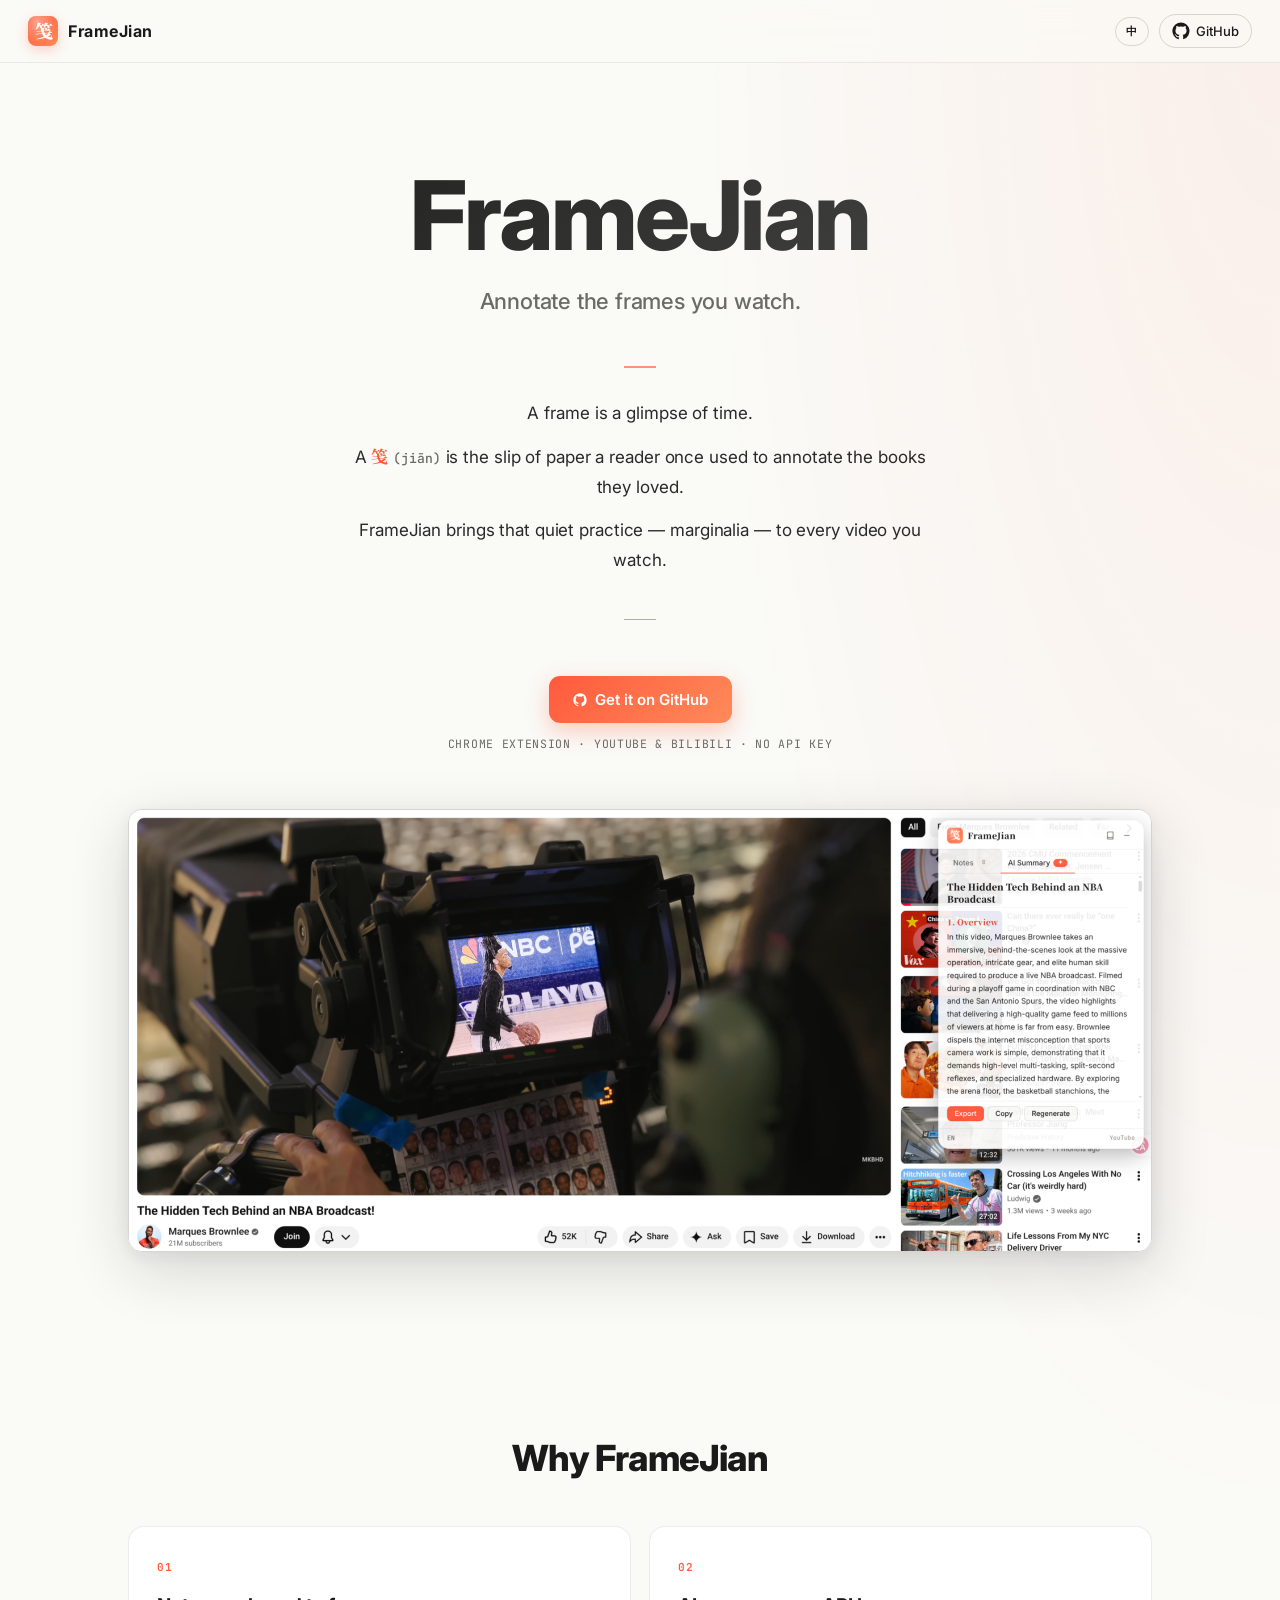
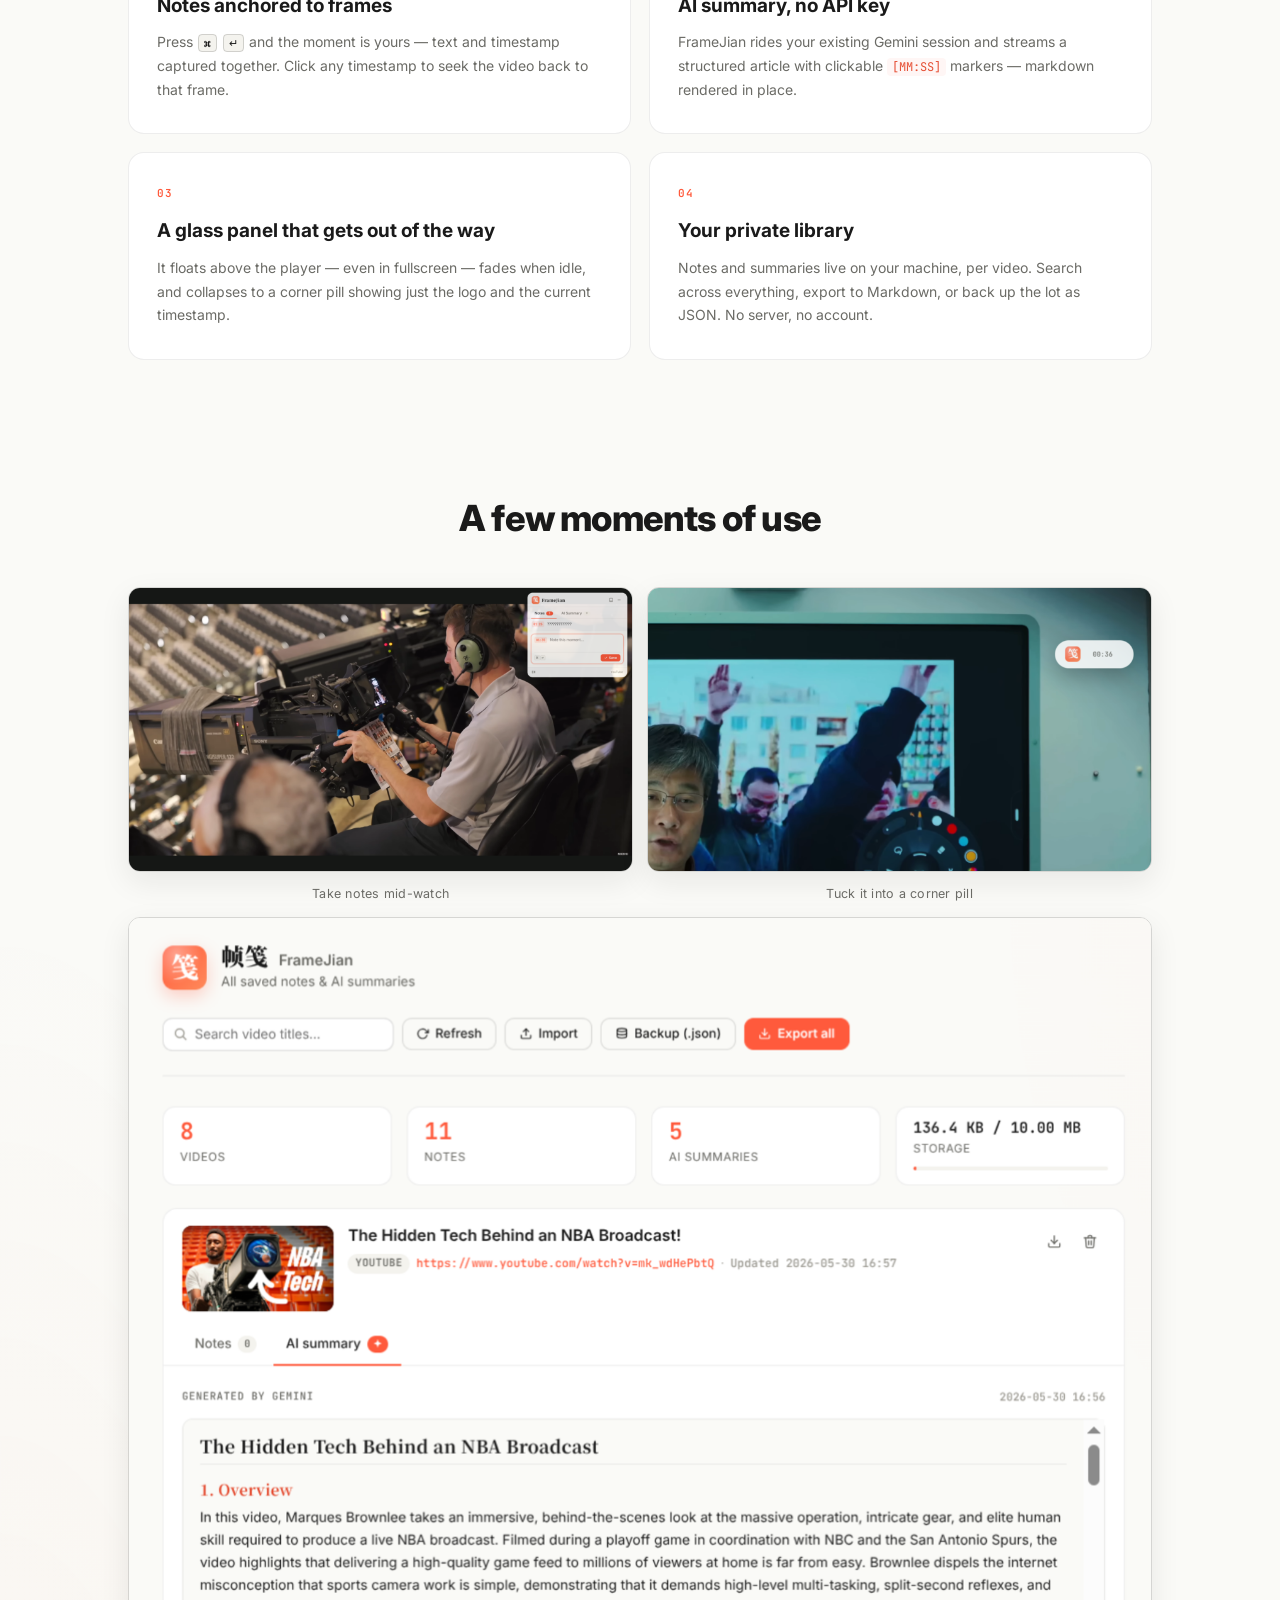
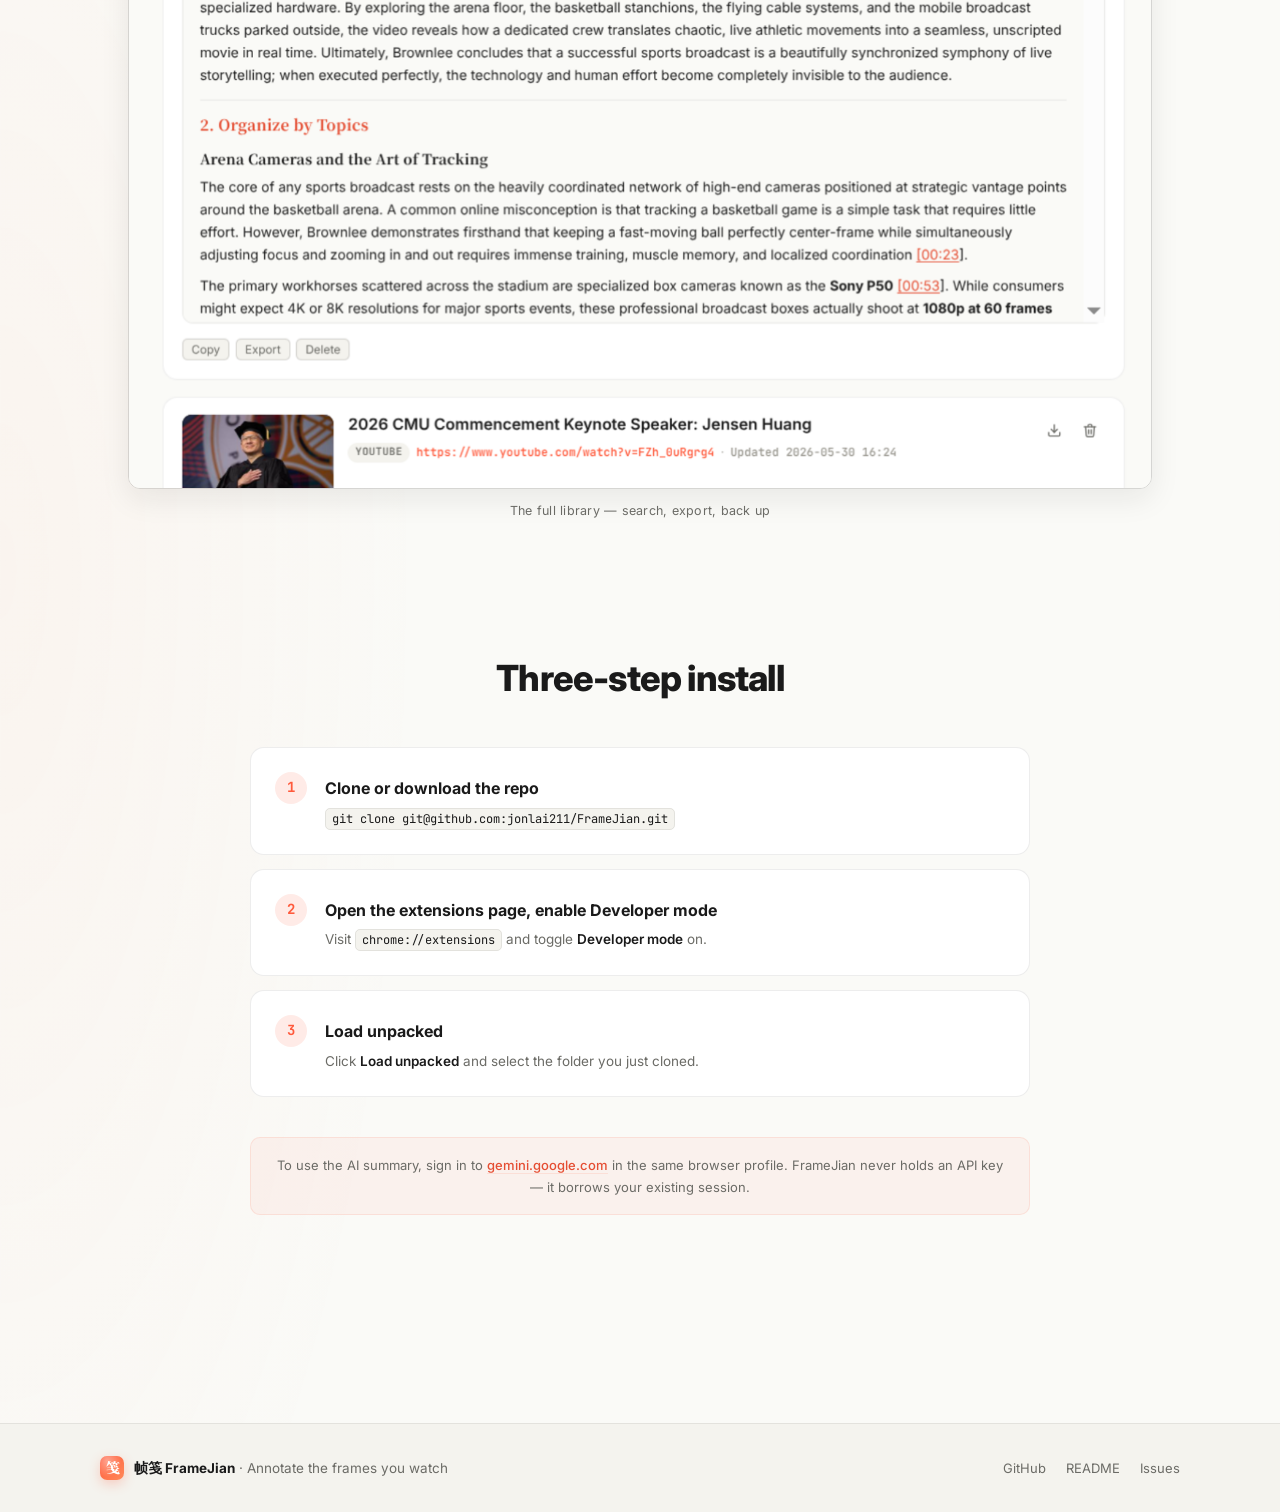
<file: docs/index.html>
<!doctype html>
<html lang="zh" data-lang="zh">
  <head>
    <meta charset="utf-8" />
    <meta name="viewport" content="width=device-width, initial-scale=1" />
    <title>帧笺 FrameJian — 边看边笺，随帧成记</title>
    <meta name="description" content="帧笺 FrameJian — a Chrome extension that brings the quiet practice of marginalia to every video you watch. Timestamped notes and AI summaries for YouTube and Bilibili." />
    <meta property="og:type" content="website" />
    <meta property="og:url" content="https://jonlai211.github.io/FrameJian/" />
    <meta property="og:site_name" content="FrameJian" />
    <meta property="og:title" content="帧笺 FrameJian" />
    <meta property="og:description" content="边看边笺，随帧成记. Annotate the frames you watch." />
    <meta property="og:image" content="https://jonlai211.github.io/FrameJian/img/og.png" />
    <meta property="og:image:width" content="1200" />
    <meta property="og:image:height" content="630" />
    <meta property="og:image:alt" content="FrameJian — overlay for YouTube and Bilibili with timestamped notes and AI summaries" />
    <meta name="twitter:card" content="summary_large_image" />
    <meta name="twitter:title" content="帧笺 FrameJian" />
    <meta name="twitter:description" content="边看边笺，随帧成记. Annotate the frames you watch." />
    <meta name="twitter:image" content="https://jonlai211.github.io/FrameJian/img/og.png" />

    <!-- Icons — absolute URLs so social platforms (iMessage, Slack,
         Discord, LinkedIn) can fetch them when previewing the link. -->
    <link rel="icon" type="image/x-icon" href="https://jonlai211.github.io/FrameJian/img/favicon.ico" />
    <link rel="icon" type="image/png" sizes="16x16" href="https://jonlai211.github.io/FrameJian/img/favicon-16.png" />
    <link rel="icon" type="image/png" sizes="32x32" href="https://jonlai211.github.io/FrameJian/img/favicon-32.png" />
    <link rel="apple-touch-icon" sizes="180x180" href="https://jonlai211.github.io/FrameJian/img/apple-touch-icon.png" />
    <link rel="manifest" href="https://jonlai211.github.io/FrameJian/site.webmanifest" />
    <meta name="theme-color" content="#ff5a3c" />

    <link rel="preconnect" href="https://fonts.googleapis.com" />
    <link rel="preconnect" href="https://fonts.gstatic.com" crossorigin />
    <link rel="stylesheet" href="https://fonts.googleapis.com/css2?family=Inter:wght@400;500;600;700;800&family=Noto+Serif+SC:wght@400;500;700;900&family=JetBrains+Mono:wght@400;500;600&display=swap" />
    <link rel="stylesheet" href="./styles.css" />
  </head>
  <body>
    <header class="topnav">
      <a class="brand" href="#top">
        <span class="brand-logo"><span class="brand-zhen">笺</span></span>
        <span class="brand-name zh">帧笺</span>
        <span class="brand-name en">FrameJian</span>
      </a>
      <nav class="topnav-r">
        <button class="lang-toggle" id="lang-toggle" aria-label="Switch language">
          <span class="zh">EN</span>
          <span class="en">中</span>
        </button>
        <a class="github-link" href="https://github.com/jonlai211/FrameJian" target="_blank" rel="noreferrer">
          <svg width="18" height="18" viewBox="0 0 24 24" fill="currentColor" aria-hidden="true"><path d="M12 .5a11.5 11.5 0 0 0-3.63 22.41c.58.1.79-.25.79-.56 0-.28-.01-1.01-.02-1.99-3.21.7-3.89-1.55-3.89-1.55-.52-1.33-1.28-1.68-1.28-1.68-1.05-.72.08-.7.08-.7 1.16.08 1.77 1.19 1.77 1.19 1.03 1.77 2.7 1.26 3.36.96.1-.75.4-1.26.73-1.55-2.56-.29-5.26-1.28-5.26-5.7 0-1.26.45-2.29 1.18-3.09-.12-.29-.51-1.46.11-3.04 0 0 .97-.31 3.18 1.18a11 11 0 0 1 5.79 0c2.21-1.49 3.18-1.18 3.18-1.18.62 1.58.23 2.75.11 3.04.74.8 1.18 1.83 1.18 3.09 0 4.43-2.71 5.41-5.28 5.69.41.35.78 1.05.78 2.12 0 1.53-.01 2.76-.01 3.13 0 .31.21.67.8.56A11.5 11.5 0 0 0 12 .5Z"/></svg>
          <span>GitHub</span>
        </a>
      </nav>
    </header>

    <main id="top">
      <!-- ── Hero ────────────────────────────────────────────────── -->
      <section class="hero">
        <h1 class="hero-title">
          <span class="zh">帧笺</span>
          <span class="en">FrameJian</span>
        </h1>
        <p class="hero-tagline zh">边看边笺，随帧成记</p>
        <p class="hero-tagline en">Annotate the frames you watch.</p>

        <!-- ── Literary centerpiece ─────────────────────────────── -->
        <div class="manifesto zh">
          <p>「帧」是光阴一瞥，「笺」是心迹一痕。</p>
          <p>古人于书页留笺，今人于光影成笺。</p>
        </div>
        <div class="manifesto en">
          <p>A frame is a glimpse of time.</p>
          <p>A <em>笺</em> <span class="pron">(jiān)</span> is the slip of paper a reader once used to annotate the books they loved.</p>
          <p>FrameJian brings that quiet practice — marginalia — to every video you watch.</p>
        </div>

        <div class="cta-row">
          <a class="btn btn-primary" href="https://github.com/jonlai211/FrameJian" target="_blank" rel="noreferrer">
            <svg width="14" height="14" viewBox="0 0 24 24" fill="currentColor" aria-hidden="true"><path d="M12 .5a11.5 11.5 0 0 0-3.63 22.41c.58.1.79-.25.79-.56 0-.28-.01-1.01-.02-1.99-3.21.7-3.89-1.55-3.89-1.55-.52-1.33-1.28-1.68-1.28-1.68-1.05-.72.08-.7.08-.7 1.16.08 1.77 1.19 1.77 1.19 1.03 1.77 2.7 1.26 3.36.96.1-.75.4-1.26.73-1.55-2.56-.29-5.26-1.28-5.26-5.7 0-1.26.45-2.29 1.18-3.09-.12-.29-.51-1.46.11-3.04 0 0 .97-.31 3.18 1.18a11 11 0 0 1 5.79 0c2.21-1.49 3.18-1.18 3.18-1.18.62 1.58.23 2.75.11 3.04.74.8 1.18 1.83 1.18 3.09 0 4.43-2.71 5.41-5.28 5.69.41.35.78 1.05.78 2.12 0 1.53-.01 2.76-.01 3.13 0 .31.21.67.8.56A11.5 11.5 0 0 0 12 .5Z"/></svg>
            <span class="zh">在 GitHub 上获取</span>
            <span class="en">Get it on GitHub</span>
          </a>
          <span class="cta-meta zh">Chrome 扩展 · YouTube 与 Bilibili · 无需 API key</span>
          <span class="cta-meta en">Chrome extension · YouTube &amp; Bilibili · no API key</span>
        </div>

        <img class="hero-shot" src="./img/hero.png" alt="FrameJian overlay on a YouTube video with AI summary visible" />
      </section>

      <!-- ── Features ────────────────────────────────────────────── -->
      <section class="features">
        <h2 class="section-h">
          <span class="zh">为什么是帧笺</span>
          <span class="en">Why FrameJian</span>
        </h2>

        <div class="feat-grid">
          <article class="feat-card">
            <div class="feat-num">01</div>
            <h3 class="zh">随帧落笺</h3>
            <h3 class="en">Notes anchored to frames</h3>
            <p class="zh">看到值得记的一瞬，<kbd>⌘</kbd> <kbd>↵</kbd> 一下，时间戳与文字同时落地。回头点一下时间戳，视频跳回那一帧。</p>
            <p class="en">Press <kbd>⌘</kbd> <kbd>↵</kbd> and the moment is yours — text and timestamp captured together. Click any timestamp to seek the video back to that frame.</p>
          </article>

          <article class="feat-card">
            <div class="feat-num">02</div>
            <h3 class="zh">AI 摘要，免 API key</h3>
            <h3 class="en">AI summary, no API key</h3>
            <p class="zh">借你浏览器里登录好的 Gemini 会话，把整段视频化作带 <code>[MM:SS]</code> 时间戳跳转的结构化文章，流式渲染。</p>
            <p class="en">FrameJian rides your existing Gemini session and streams a structured article with clickable <code>[MM:SS]</code> markers — markdown rendered in place.</p>
          </article>

          <article class="feat-card">
            <div class="feat-num">03</div>
            <h3 class="zh">玻璃浮层，不挡画面</h3>
            <h3 class="en">A glass panel that gets out of the way</h3>
            <p class="zh">全屏时仍在最上层，闲置时降到极淡。一键收成胶囊，只剩 logo 与当下时间。</p>
            <p class="en">It floats above the player — even in fullscreen — fades when idle, and collapses to a corner pill showing just the logo and the current timestamp.</p>
          </article>

          <article class="feat-card">
            <div class="feat-num">04</div>
            <h3 class="zh">私有记录库</h3>
            <h3 class="en">Your private library</h3>
            <p class="zh">所有笔记与摘要随视频本地存储，可搜索、可导出 Markdown、可 JSON 备份与还原。无服务器，无账号。</p>
            <p class="en">Notes and summaries live on your machine, per video. Search across everything, export to Markdown, or back up the lot as JSON. No server, no account.</p>
          </article>
        </div>
      </section>

      <!-- ── Gallery ─────────────────────────────────────────────── -->
      <section class="gallery">
        <h2 class="section-h">
          <span class="zh">几个使用瞬间</span>
          <span class="en">A few moments of use</span>
        </h2>

        <div class="gallery-row">
          <figure>
            <img src="./img/notes-fullscreen.png" alt="Composing a note while watching a video in fullscreen" />
            <figcaption class="zh">全屏播放时落笔</figcaption>
            <figcaption class="en">Take notes mid-watch</figcaption>
          </figure>
          <figure>
            <img src="./img/collapsed-pill.png" alt="The collapsed pill in the corner of a fullscreen video" />
            <figcaption class="zh">收成角落里的小胶囊</figcaption>
            <figcaption class="en">Tuck it into a corner pill</figcaption>
          </figure>
        </div>

        <figure class="gallery-full">
          <img src="./img/library.png" alt="The FrameJian library page with stats, search, and a video card" />
          <figcaption class="zh">完整记录库 — 搜索、导出、备份</figcaption>
          <figcaption class="en">The full library — search, export, back up</figcaption>
        </figure>
      </section>

      <!-- ── Install ─────────────────────────────────────────────── -->
      <section class="install">
        <h2 class="section-h">
          <span class="zh">三步安装</span>
          <span class="en">Three-step install</span>
        </h2>

        <ol class="steps">
          <li>
            <span class="step-n">1</span>
            <div>
              <h4 class="zh">克隆或下载仓库</h4>
              <h4 class="en">Clone or download the repo</h4>
              <p><code>git clone git@github.com:jonlai211/FrameJian.git</code></p>
            </div>
          </li>
          <li>
            <span class="step-n">2</span>
            <div>
              <h4 class="zh">打开扩展页，启用开发者模式</h4>
              <h4 class="en">Open the extensions page, enable Developer mode</h4>
              <p class="zh">浏览器地址栏访问 <code>chrome://extensions</code>，右上角打开 <strong>开发者模式</strong>。</p>
              <p class="en">Visit <code>chrome://extensions</code> and toggle <strong>Developer mode</strong> on.</p>
            </div>
          </li>
          <li>
            <span class="step-n">3</span>
            <div>
              <h4 class="zh">加载已解压的扩展</h4>
              <h4 class="en">Load unpacked</h4>
              <p class="zh">点击 <strong>加载已解压的扩展程序</strong>，选中刚才克隆的项目目录。</p>
              <p class="en">Click <strong>Load unpacked</strong> and select the folder you just cloned.</p>
            </div>
          </li>
        </ol>

        <p class="install-note zh">想使用 AI 摘要？请先在同一浏览器配置里登录 <a href="https://gemini.google.com" target="_blank" rel="noreferrer">gemini.google.com</a> — 帧笺不持有任何 API key，全程借你已登录的会话。</p>
        <p class="install-note en">To use the AI summary, sign in to <a href="https://gemini.google.com" target="_blank" rel="noreferrer">gemini.google.com</a> in the same browser profile. FrameJian never holds an API key — it borrows your existing session.</p>
      </section>
    </main>

    <footer>
      <div class="footer-inner">
        <div class="footer-brand">
          <span class="brand-logo small"><span class="brand-zhen">笺</span></span>
          <span>
            <strong>帧笺 FrameJian</strong>
            <span class="footer-tagline zh"> · 边看边笺，随帧成记</span>
            <span class="footer-tagline en"> · Annotate the frames you watch</span>
          </span>
        </div>
        <div class="footer-links">
          <a href="https://github.com/jonlai211/FrameJian" target="_blank" rel="noreferrer">GitHub</a>
          <a href="https://github.com/jonlai211/FrameJian/blob/master/README.md" target="_blank" rel="noreferrer">README</a>
          <a href="https://github.com/jonlai211/FrameJian/issues" target="_blank" rel="noreferrer">
            <span class="zh">反馈</span>
            <span class="en">Issues</span>
          </a>
        </div>
      </div>
    </footer>

    <script src="./script.js"></script>
  </body>
</html>
</file>
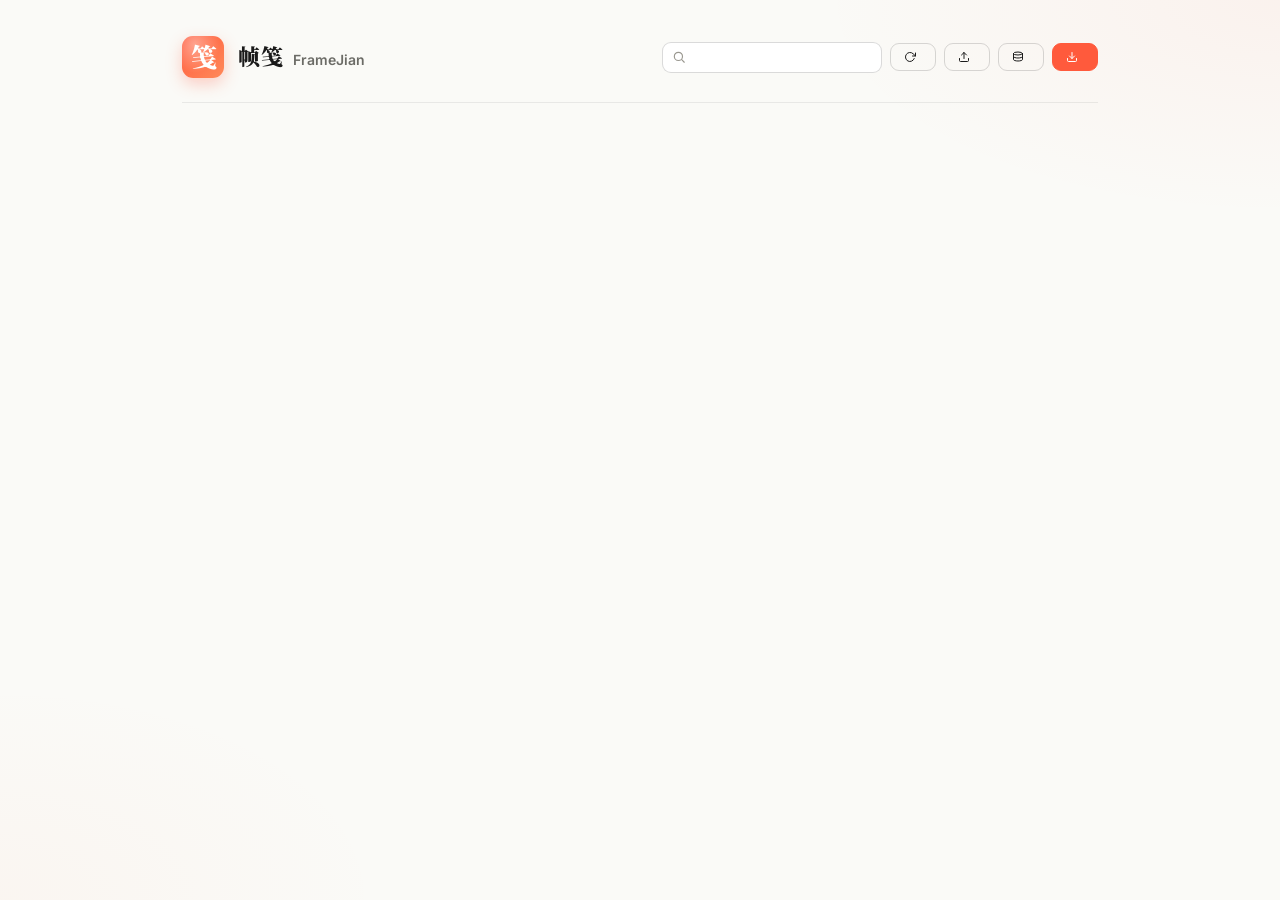
<file: options.html>
<!doctype html>
<html lang="zh">
  <head>
    <meta charset="utf-8" />
    <meta name="viewport" content="width=device-width, initial-scale=1" />
    <title>FrameJian · Library</title>
    <link rel="preconnect" href="https://fonts.googleapis.com" />
    <link rel="preconnect" href="https://fonts.gstatic.com" crossorigin />
    <link rel="stylesheet" href="https://fonts.googleapis.com/css2?family=Inter:wght@400;500;600;700&family=Noto+Serif+SC:wght@500;700;900&family=JetBrains+Mono:wght@500;600&display=swap" />
    <link rel="stylesheet" href="options.css" />
  </head>
  <body>
    <div class="fj-page">
      <header class="fj-topbar">
        <div class="fj-topbar-l">
          <span class="fj-logo"><span class="fj-zhen">笺</span></span>
          <div class="fj-brand">
            <h1>帧笺 <span class="fj-brand-en">FrameJian</span></h1>
            <p class="fj-sub" id="fj-subtitle"></p>
          </div>
        </div>
        <div class="fj-topbar-r">
          <div class="fj-search-wrap">
            <svg class="fj-search-ic" width="14" height="14" viewBox="0 0 24 24" fill="none" stroke="currentColor" stroke-width="2" stroke-linecap="round" stroke-linejoin="round"><circle cx="11" cy="11" r="7"/><line x1="21" y1="21" x2="16.65" y2="16.65"/></svg>
            <input type="search" id="search" class="fj-search" />
          </div>
          <button class="fj-btn ghost" id="refresh">
            <svg width="12" height="12" viewBox="0 0 24 24" fill="none" stroke="currentColor" stroke-width="2" stroke-linecap="round" stroke-linejoin="round"><polyline points="23 4 23 10 17 10"/><path d="M20.49 15a9 9 0 1 1-2.12-9.36L23 10"/></svg>
            <span class="fj-btn-label" id="refresh-label"></span>
          </button>
          <button class="fj-btn ghost" id="import-btn">
            <svg width="12" height="12" viewBox="0 0 24 24" fill="none" stroke="currentColor" stroke-width="2" stroke-linecap="round" stroke-linejoin="round"><path d="M21 15v4a2 2 0 0 1-2 2H5a2 2 0 0 1-2-2v-4"/><polyline points="17 8 12 3 7 8"/><line x1="12" y1="3" x2="12" y2="15"/></svg>
            <span class="fj-btn-label" id="import-label"></span>
          </button>
          <input type="file" id="import-file" accept="application/json,.json" hidden />
          <button class="fj-btn ghost" id="export-json">
            <svg width="12" height="12" viewBox="0 0 24 24" fill="none" stroke="currentColor" stroke-width="2" stroke-linecap="round" stroke-linejoin="round"><ellipse cx="12" cy="5" rx="9" ry="3"/><path d="M3 5v6c0 1.66 4.03 3 9 3s9-1.34 9-3V5"/><path d="M3 11v6c0 1.66 4.03 3 9 3s9-1.34 9-3v-6"/></svg>
            <span class="fj-btn-label" id="export-json-label"></span>
          </button>
          <button class="fj-btn primary" id="export-all">
            <svg width="12" height="12" viewBox="0 0 24 24" fill="none" stroke="currentColor" stroke-width="2" stroke-linecap="round" stroke-linejoin="round"><path d="M21 15v4a2 2 0 0 1-2 2H5a2 2 0 0 1-2-2v-4"/><polyline points="7 10 12 15 17 10"/><line x1="12" y1="15" x2="12" y2="3"/></svg>
            <span class="fj-btn-label" id="export-all-label"></span>
          </button>
        </div>
      </header>

      <div id="toast" class="fj-toast"></div>

      <div class="fj-stats" id="stats"></div>

      <main id="list" class="fj-list"></main>

      <div id="empty" class="fj-empty">
        <div class="fj-empty-ic">∅</div>
        <div class="fj-empty-title" id="empty-title"></div>
        <div class="fj-empty-sub" id="empty-sub"></div>
      </div>
    </div>
    <script src="src/utils.js"></script>
    <script src="options.js"></script>
  </body>
</html>
</file>
<file: docs/styles.css>
/* ── FrameJian landing page ─────────────────────────────────── */

:root {
  --fj-ink:          #1a1a1a;
  --fj-ink-2:        #2a2a28;
  --fj-paper:        #fafaf7;
  --fj-paper-2:      #f4f3ee;
  --fj-paper-3:      #ffffff;
  --fj-muted:        #6b6b66;
  --fj-muted-2:      #9a9890;
  --fj-hair:         rgba(26, 26, 26, 0.08);
  --fj-hair-s:       rgba(26, 26, 26, 0.16);
  --fj-warm:         #ff5a3c;
  --fj-warm-2:       #ff8a5a;
  --fj-warm-soft:    rgba(255, 90, 60, 0.12);
  --fj-warm-softer:  rgba(255, 90, 60, 0.05);
  --fj-warm-deep:    #e54e33;

  --fj-ui:    "Inter", system-ui, -apple-system, "PingFang SC", "Microsoft YaHei", sans-serif;
  --fj-cn:    "Noto Serif SC", "PingFang SC", "Hiragino Sans GB", "Microsoft YaHei", serif;
  --fj-mono:  "JetBrains Mono", ui-monospace, Menlo, monospace;
}

* { box-sizing: border-box; }

html, body {
  margin: 0;
  padding: 0;
  background: var(--fj-paper);
  color: var(--fj-ink);
  font-family: var(--fj-ui);
  -webkit-font-smoothing: antialiased;
  -moz-osx-font-smoothing: grayscale;
  line-height: 1.55;
}

body {
  background:
    radial-gradient(ellipse 70% 50% at 100% 0%, rgba(255, 90, 60, 0.07), transparent 65%),
    radial-gradient(ellipse 55% 45% at 0% 80%, rgba(255, 138, 90, 0.05), transparent 60%),
    var(--fj-paper);
  min-height: 100vh;
}

/* Bilingual visibility — toggled by data-lang on <html> */
html[data-lang="zh"] .en { display: none !important; }
html[data-lang="en"] .zh { display: none !important; }
.lang-toggle .zh,
.lang-toggle .en { display: inline !important; }
html[data-lang="zh"] .lang-toggle .en { display: none !important; }
html[data-lang="en"] .lang-toggle .zh { display: none !important; }

/* ── Topnav ─────────────────────────────────────────────────── */

.topnav {
  position: sticky;
  top: 0;
  z-index: 10;
  display: flex;
  align-items: center;
  justify-content: space-between;
  padding: 14px 28px;
  background: rgba(250, 250, 247, 0.78);
  backdrop-filter: blur(16px) saturate(180%);
  -webkit-backdrop-filter: blur(16px) saturate(180%);
  border-bottom: 0.5px solid var(--fj-hair);
}

.brand {
  display: flex;
  align-items: center;
  gap: 10px;
  text-decoration: none;
  color: inherit;
}

.brand-logo {
  width: 30px;
  height: 30px;
  border-radius: 8px;
  background: linear-gradient(135deg, var(--fj-warm), var(--fj-warm-2));
  display: inline-flex;
  align-items: center;
  justify-content: center;
  position: relative;
  overflow: hidden;
  box-shadow: 0 4px 12px rgba(255, 90, 60, 0.25);
}

.brand-logo::before {
  content: "";
  position: absolute;
  inset: 0;
  background: radial-gradient(ellipse at 30% 20%, rgba(255, 255, 255, 0.4), transparent 60%);
}

.brand-logo.small { width: 24px; height: 24px; border-radius: 7px; }
.brand-logo.small .brand-zhen { font-size: 14px; }

.brand-zhen {
  font-family: var(--fj-cn);
  font-size: 18px;
  font-weight: 900;
  color: white;
  line-height: 1;
  letter-spacing: -1px;
  position: relative;
  z-index: 1;
  transform: translateY(-1px);
}

.brand-name {
  font-family: var(--fj-cn);
  font-size: 16px;
  font-weight: 900;
  letter-spacing: 0.5px;
}

.brand-name.en { font-family: var(--fj-ui); font-weight: 700; }

.topnav-r {
  display: flex;
  align-items: center;
  gap: 10px;
}

.lang-toggle {
  font-family: var(--fj-mono);
  font-size: 11px;
  font-weight: 600;
  letter-spacing: 0.06em;
  padding: 6px 10px;
  border: 1px solid var(--fj-hair-s);
  background: transparent;
  border-radius: 999px;
  color: var(--fj-ink);
  cursor: pointer;
  transition: border-color 120ms, background 120ms;
}

.lang-toggle:hover {
  border-color: var(--fj-ink);
  background: var(--fj-paper-2);
}

.github-link {
  display: inline-flex;
  align-items: center;
  gap: 6px;
  font-size: 13px;
  font-weight: 500;
  color: var(--fj-ink);
  text-decoration: none;
  padding: 6px 12px;
  border-radius: 999px;
  border: 1px solid var(--fj-hair-s);
  transition: border-color 120ms, background 120ms;
}

.github-link:hover { border-color: var(--fj-ink); background: var(--fj-paper-2); }

/* ── Hero ───────────────────────────────────────────────────── */

main {
  max-width: 1080px;
  margin: 0 auto;
  padding: 0 28px 80px;
}

.hero {
  padding: 96px 0 80px;
  text-align: center;
}

.hero-title {
  font-family: var(--fj-cn);
  font-size: clamp(56px, 9vw, 96px);
  font-weight: 900;
  letter-spacing: -1.5px;
  margin: 0 0 18px;
  line-height: 1.05;
  background: linear-gradient(135deg, var(--fj-ink) 0%, #4a4a47 100%);
  -webkit-background-clip: text;
  background-clip: text;
  color: transparent;
}

.hero-title .en { font-family: var(--fj-ui); font-weight: 800; letter-spacing: -2.5px; }

.hero-tagline {
  font-family: var(--fj-cn);
  font-size: clamp(18px, 2.2vw, 22px);
  font-weight: 500;
  color: var(--fj-muted);
  margin: 0 0 48px;
  letter-spacing: 1px;
}

.hero-tagline.en { font-family: var(--fj-ui); font-weight: 500; letter-spacing: -0.2px; }

/* ── Manifesto — the literary centerpiece ──────────────────── */

.manifesto {
  max-width: 640px;
  margin: 0 auto 56px;
  padding: 32px 24px;
  position: relative;
}

.manifesto::before,
.manifesto::after {
  content: "";
  position: absolute;
  left: 50%;
  transform: translateX(-50%);
  width: 32px;
  height: 1.5px;
  background: var(--fj-warm);
  opacity: 0.65;
}

.manifesto::before { top: 0; }
.manifesto::after  { bottom: 0; }

.manifesto p {
  font-family: var(--fj-cn);
  font-size: 19px;
  font-weight: 500;
  line-height: 1.85;
  color: var(--fj-ink-2);
  margin: 0 0 6px;
  letter-spacing: 0.5px;
}

.manifesto p:last-child { margin-bottom: 0; }

.manifesto.en p {
  font-family: var(--fj-ui);
  font-size: 17px;
  font-weight: 400;
  letter-spacing: -0.1px;
  line-height: 1.8;
  margin-bottom: 12px;
}

.manifesto em {
  font-family: var(--fj-cn);
  font-style: normal;
  font-weight: 700;
  color: var(--fj-warm);
}

.manifesto .pron {
  font-family: var(--fj-mono);
  font-size: 13px;
  color: var(--fj-muted);
  font-weight: 500;
}

/* ── CTA ───────────────────────────────────────────────────── */

.cta-row {
  display: flex;
  flex-direction: column;
  align-items: center;
  gap: 12px;
  margin-bottom: 56px;
}

.btn {
  display: inline-flex;
  align-items: center;
  gap: 8px;
  font-family: var(--fj-ui);
  font-size: 15px;
  font-weight: 600;
  padding: 12px 24px;
  border-radius: 11px;
  text-decoration: none;
  border: none;
  cursor: pointer;
  transition: transform 120ms, box-shadow 120ms, background 120ms;
}

.btn-primary {
  color: white;
  background: linear-gradient(135deg, var(--fj-warm), var(--fj-warm-2));
  box-shadow: 0 8px 22px rgba(255, 90, 60, 0.3);
}

.btn-primary:hover {
  transform: translateY(-2px);
  box-shadow: 0 12px 28px rgba(255, 90, 60, 0.42);
}

.cta-meta {
  font-family: var(--fj-mono);
  font-size: 11.5px;
  color: var(--fj-muted);
  letter-spacing: 0.06em;
  text-transform: uppercase;
}

/* ── Hero screenshot ───────────────────────────────────────── */

.hero-shot {
  width: 100%;
  max-width: 1040px;
  display: block;
  border-radius: 14px;
  border: 0.5px solid var(--fj-hair-s);
  box-shadow:
    0 1px 0 rgba(255, 255, 255, 0.8) inset,
    0 18px 60px rgba(26, 26, 26, 0.16),
    0 4px 16px rgba(26, 26, 26, 0.06);
}

/* ── Section headings ──────────────────────────────────────── */

.section-h {
  font-family: var(--fj-cn);
  font-size: clamp(28px, 4vw, 36px);
  font-weight: 900;
  letter-spacing: -0.3px;
  margin: 0 0 40px;
  text-align: center;
}

.section-h .en { font-family: var(--fj-ui); font-weight: 800; letter-spacing: -0.8px; }

/* ── Features ──────────────────────────────────────────────── */

.features { padding: 96px 0 64px; }

.feat-grid {
  display: grid;
  grid-template-columns: repeat(2, 1fr);
  gap: 18px;
}

.feat-card {
  padding: 32px 28px;
  background: var(--fj-paper-3);
  border: 0.5px solid var(--fj-hair);
  border-radius: 16px;
  position: relative;
  transition: border-color 160ms, box-shadow 160ms, transform 160ms;
}

.feat-card:hover {
  border-color: var(--fj-hair-s);
  box-shadow: 0 12px 32px rgba(26, 26, 26, 0.06);
  transform: translateY(-2px);
}

.feat-num {
  font-family: var(--fj-mono);
  font-size: 11px;
  font-weight: 600;
  color: var(--fj-warm);
  letter-spacing: 0.1em;
  margin-bottom: 14px;
}

.feat-card h3 {
  font-family: var(--fj-cn);
  font-size: 19px;
  font-weight: 700;
  margin: 0 0 10px;
  color: var(--fj-ink);
}

.feat-card h3.en { font-family: var(--fj-ui); font-weight: 700; }

.feat-card p {
  font-size: 14px;
  line-height: 1.7;
  color: var(--fj-muted);
  margin: 0;
}

.feat-card kbd {
  font-family: var(--fj-mono);
  font-size: 11px;
  background: var(--fj-paper-2);
  border: 1px solid var(--fj-hair-s);
  padding: 1px 5px;
  border-radius: 4px;
  color: var(--fj-ink);
  margin: 0 1px;
}

.feat-card code {
  font-family: var(--fj-mono);
  font-size: 12px;
  background: var(--fj-warm-softer);
  color: var(--fj-warm-deep);
  padding: 1px 5px;
  border-radius: 4px;
}

/* ── Gallery ───────────────────────────────────────────────── */

.gallery { padding: 64px 0; }

.gallery-row {
  display: grid;
  grid-template-columns: repeat(2, 1fr);
  gap: 14px;
  margin-bottom: 14px;
}

.gallery-row figure,
.gallery-full {
  margin: 0;
  padding: 0;
}

.gallery img {
  width: 100%;
  display: block;
  border-radius: 12px;
  border: 0.5px solid var(--fj-hair-s);
  box-shadow: 0 10px 30px rgba(26, 26, 26, 0.08);
}

.gallery figcaption {
  margin-top: 12px;
  text-align: center;
  font-size: 12.5px;
  color: var(--fj-muted);
  letter-spacing: 0.02em;
}

.gallery-full { margin-top: 14px; }

/* ── Install ───────────────────────────────────────────────── */

.install { padding: 64px 0; }

.steps {
  list-style: none;
  padding: 0;
  margin: 0 0 40px;
  display: flex;
  flex-direction: column;
  gap: 14px;
  max-width: 780px;
  margin-left: auto;
  margin-right: auto;
}

.steps li {
  display: flex;
  gap: 18px;
  padding: 24px;
  background: var(--fj-paper-3);
  border: 0.5px solid var(--fj-hair);
  border-radius: 14px;
}

.step-n {
  font-family: var(--fj-mono);
  font-size: 14px;
  font-weight: 700;
  color: var(--fj-warm);
  width: 32px;
  height: 32px;
  border-radius: 999px;
  background: var(--fj-warm-soft);
  display: inline-flex;
  align-items: center;
  justify-content: center;
  flex-shrink: 0;
}

.steps h4 {
  font-family: var(--fj-cn);
  font-size: 16px;
  font-weight: 700;
  margin: 4px 0 6px;
  color: var(--fj-ink);
}

.steps h4.en { font-family: var(--fj-ui); }

.steps p {
  margin: 0;
  font-size: 13.5px;
  color: var(--fj-muted);
  line-height: 1.65;
}

.steps code {
  font-family: var(--fj-mono);
  font-size: 12px;
  background: var(--fj-paper-2);
  border: 0.5px solid var(--fj-hair);
  padding: 2px 6px;
  border-radius: 5px;
  color: var(--fj-ink);
}

.steps strong { color: var(--fj-ink); font-weight: 600; }

.install-note {
  max-width: 780px;
  margin: 0 auto;
  text-align: center;
  font-size: 13px;
  color: var(--fj-muted);
  line-height: 1.7;
  padding: 16px 20px;
  background: var(--fj-warm-softer);
  border: 0.5px solid var(--fj-warm-soft);
  border-radius: 10px;
}

.install-note a {
  color: var(--fj-warm-deep);
  text-decoration: none;
  font-weight: 500;
  border-bottom: 1px solid var(--fj-warm-soft);
}

.install-note a:hover { border-bottom-color: var(--fj-warm); }

/* ── Footer ────────────────────────────────────────────────── */

footer {
  border-top: 0.5px solid var(--fj-hair);
  padding: 32px 28px;
  background: var(--fj-paper-2);
  margin-top: 64px;
}

.footer-inner {
  max-width: 1080px;
  margin: 0 auto;
  display: flex;
  align-items: center;
  justify-content: space-between;
  gap: 24px;
  flex-wrap: wrap;
}

.footer-brand {
  display: flex;
  align-items: center;
  gap: 10px;
  font-size: 13.5px;
  color: var(--fj-muted);
}

.footer-brand strong { color: var(--fj-ink); font-weight: 700; }

.footer-tagline { color: var(--fj-muted); }

.footer-links {
  display: flex;
  gap: 20px;
  align-items: center;
}

.footer-links a {
  font-size: 13px;
  color: var(--fj-muted);
  text-decoration: none;
  transition: color 120ms;
}

.footer-links a:hover { color: var(--fj-ink); }

/* ── Responsive ────────────────────────────────────────────── */

@media (max-width: 720px) {
  .hero { padding: 60px 0 48px; }
  .feat-grid,
  .gallery-row { grid-template-columns: 1fr; }
  .topnav { padding: 12px 18px; }
  main { padding: 0 18px 60px; }
  footer { padding: 24px 18px; }
  .manifesto p { font-size: 17px; }
  .manifesto.en p { font-size: 15.5px; }
}

/* ── Dark mode ─────────────────────────────────────────────── */

@media (prefers-color-scheme: dark) {
  :root {
    --fj-ink:          #f0ede5;
    --fj-ink-2:        #d8d5cd;
    --fj-paper:        #16170f;
    --fj-paper-2:      #1f201a;
    --fj-paper-3:      #1c1d17;
    --fj-muted:        #9a9890;
    --fj-muted-2:      #6f6e68;
    --fj-hair:         rgba(240, 237, 229, 0.08);
    --fj-hair-s:       rgba(240, 237, 229, 0.18);
    --fj-warm:         #ff7a5a;
    --fj-warm-2:       #ff9a7a;
    --fj-warm-soft:    rgba(255, 122, 90, 0.18);
    --fj-warm-softer:  rgba(255, 122, 90, 0.07);
    --fj-warm-deep:    #ff6644;
  }

  body {
    background:
      radial-gradient(ellipse 70% 50% at 100% 0%, rgba(255, 122, 90, 0.10), transparent 65%),
      radial-gradient(ellipse 55% 45% at 0% 80%, rgba(255, 154, 122, 0.06), transparent 60%),
      var(--fj-paper);
  }

  .topnav {
    background: rgba(22, 23, 15, 0.78);
    border-bottom-color: rgba(240, 237, 229, 0.10);
  }

  .hero-title {
    background: linear-gradient(135deg, var(--fj-ink) 0%, #b8b5ad 100%);
    -webkit-background-clip: text;
    background-clip: text;
    color: transparent;
  }

  .hero-shot,
  .gallery img {
    box-shadow:
      0 20px 60px rgba(0, 0, 0, 0.5),
      0 4px 16px rgba(0, 0, 0, 0.3);
  }

  .feat-card:hover {
    box-shadow: 0 12px 32px rgba(0, 0, 0, 0.35);
  }
}
</file>
<file: options.css>
/* ── FrameJian options page ─────────────────────────────── */

:root {
  --fj-ink:          #1a1a1a;
  --fj-ink-2:        #2a2a28;
  --fj-paper:        #fafaf7;
  --fj-paper-2:      #f4f3ee;
  --fj-paper-3:      #ffffff;
  --fj-muted:        #6b6b66;
  --fj-muted-2:      #9a9890;
  --fj-hair:         rgba(26, 26, 26, 0.08);
  --fj-hair-s:       rgba(26, 26, 26, 0.16);
  --fj-warm:         #ff5a3c;
  --fj-warm-2:       #ff8a5a;
  --fj-warm-soft:    rgba(255, 90, 60, 0.12);
  --fj-warm-softer:  rgba(255, 90, 60, 0.05);
  --fj-warm-deep:    #e54e33;

  --fj-ui:    "Inter", system-ui, -apple-system, "PingFang SC", "Microsoft YaHei", sans-serif;
  --fj-cn:    "Noto Serif SC", "PingFang SC", "Hiragino Sans GB", "Microsoft YaHei", serif;
  --fj-mono:  "JetBrains Mono", ui-monospace, Menlo, monospace;
}

* { box-sizing: border-box; }

html, body {
  margin: 0;
  padding: 0;
  background: var(--fj-paper);
  color: var(--fj-ink);
  font-family: var(--fj-ui);
  -webkit-font-smoothing: antialiased;
  line-height: 1.5;
}

body {
  background:
    radial-gradient(ellipse 60% 40% at 100% 0%, rgba(255, 90, 60, 0.05), transparent 60%),
    radial-gradient(ellipse 50% 40% at 0% 100%, rgba(255, 138, 90, 0.04), transparent 60%),
    var(--fj-paper);
  min-height: 100vh;
}

.fj-page {
  max-width: 980px;
  margin: 0 auto;
  padding: 36px 32px 80px;
}

/* ── Topbar ─────────────────────────────────────────────── */

.fj-topbar {
  display: flex;
  align-items: center;
  justify-content: space-between;
  gap: 24px;
  padding-bottom: 24px;
  margin-bottom: 28px;
  border-bottom: 0.5px solid var(--fj-hair);
  flex-wrap: wrap;
}

.fj-topbar-l {
  display: flex;
  align-items: center;
  gap: 14px;
}

.fj-logo {
  width: 42px;
  height: 42px;
  border-radius: 11px;
  background: linear-gradient(135deg, var(--fj-warm), var(--fj-warm-2));
  display: flex;
  align-items: center;
  justify-content: center;
  position: relative;
  overflow: hidden;
  flex-shrink: 0;
  box-shadow: 0 6px 16px rgba(255, 90, 60, 0.28);
}

.fj-logo::before {
  content: "";
  position: absolute;
  inset: 0;
  background: radial-gradient(ellipse at 30% 20%, rgba(255, 255, 255, 0.4), transparent 60%);
}

.fj-zhen {
  font-family: var(--fj-cn);
  font-size: 26px;
  font-weight: 900;
  color: white;
  line-height: 1;
  letter-spacing: -1.5px;
  position: relative;
  z-index: 1;
  transform: translateY(-1px);
}

.fj-brand h1 {
  font-family: var(--fj-cn);
  font-size: 22px;
  font-weight: 900;
  margin: 0;
  letter-spacing: 0.5px;
  line-height: 1.2;
}

.fj-brand-en {
  font-family: var(--fj-ui);
  font-size: 14px;
  font-weight: 600;
  color: var(--fj-muted);
  margin-left: 4px;
  letter-spacing: 0;
}

.fj-sub {
  margin: 2px 0 0;
  font-size: 12.5px;
  color: var(--fj-muted);
}

.fj-topbar-r {
  display: flex;
  align-items: center;
  gap: 8px;
  flex-wrap: wrap;
}

.fj-search-wrap {
  position: relative;
  display: flex;
  align-items: center;
}

.fj-search-ic {
  position: absolute;
  left: 10px;
  color: var(--fj-muted-2);
  pointer-events: none;
}

.fj-search {
  font-family: var(--fj-ui);
  font-size: 12.5px;
  padding: 7px 12px 7px 30px;
  border: 1px solid var(--fj-hair-s);
  border-radius: 9px;
  background: var(--fj-paper-3);
  color: var(--fj-ink);
  width: 220px;
  outline: none;
  transition: border-color 130ms, box-shadow 130ms;
}

.fj-search:focus {
  border-color: var(--fj-warm);
  box-shadow: 0 0 0 3px var(--fj-warm-soft);
}

.fj-btn {
  font-family: var(--fj-ui);
  font-size: 12px;
  font-weight: 500;
  padding: 7px 13px;
  border-radius: 9px;
  cursor: pointer;
  border: 1px solid var(--fj-hair-s);
  background: var(--fj-paper-3);
  color: var(--fj-ink);
  display: inline-flex;
  align-items: center;
  gap: 6px;
  transition: background 120ms, border-color 120ms, transform 100ms, box-shadow 120ms;
}

.fj-btn:hover { background: var(--fj-paper-2); border-color: var(--fj-ink); }

.fj-btn.ghost { background: transparent; }

.fj-btn.primary {
  background: var(--fj-warm);
  color: white;
  border-color: var(--fj-warm);
  font-weight: 600;
}

.fj-btn.primary:hover {
  background: var(--fj-warm-deep);
  border-color: var(--fj-warm-deep);
  box-shadow: 0 6px 14px rgba(255, 90, 60, 0.32);
  transform: translateY(-1px);
}

/* ── Stats row ──────────────────────────────────────────── */

.fj-stats {
  display: flex;
  gap: 14px;
  margin-bottom: 22px;
  flex-wrap: wrap;
}

.fj-stat {
  flex: 1;
  min-width: 140px;
  background: var(--fj-paper-3);
  border: 0.5px solid var(--fj-hair);
  border-radius: 12px;
  padding: 13px 16px;
}

.fj-stat-num {
  font-family: var(--fj-mono);
  font-size: 22px;
  font-weight: 600;
  color: var(--fj-ink);
  line-height: 1;
}

.fj-stat-num .fj-stat-accent { color: var(--fj-warm); }

.fj-stat-label {
  font-size: 11px;
  color: var(--fj-muted);
  letter-spacing: 0.04em;
  margin-top: 5px;
  text-transform: uppercase;
}

/* Storage usage stat shows a thin progress bar instead of a giant number */
.fj-stat.fj-stat-storage .fj-stat-num {
  font-size: 14px;
  font-weight: 600;
}

.fj-stat-bar {
  margin-top: 8px;
  height: 4px;
  border-radius: 999px;
  background: var(--fj-paper-2);
  overflow: hidden;
}

.fj-stat-bar-fill {
  height: 100%;
  background: var(--fj-warm);
  border-radius: 999px;
  transition: width 200ms ease;
}

.fj-stat-bar-fill.warn  { background: #f0a040; }
.fj-stat-bar-fill.crit  { background: #d63a3a; }

/* Toast — slide in from top-right for import/quota messages */
.fj-toast {
  position: fixed;
  top: 22px;
  right: 22px;
  z-index: 1000;
  background: var(--fj-paper-3);
  border: 0.5px solid var(--fj-hair-s);
  border-radius: 10px;
  padding: 11px 16px;
  font-size: 12.5px;
  color: var(--fj-ink);
  box-shadow: 0 12px 36px rgba(0, 0, 0, 0.18);
  opacity: 0;
  transform: translateY(-8px);
  pointer-events: none;
  transition: opacity 180ms ease, transform 180ms ease;
  max-width: 360px;
  line-height: 1.5;
}

.fj-toast.visible {
  opacity: 1;
  transform: translateY(0);
  pointer-events: auto;
}

.fj-toast.success { border-left: 3px solid var(--fj-warm); }
.fj-toast.error   { border-left: 3px solid #d63a3a; color: #d63a3a; }

/* ── Card list ──────────────────────────────────────────── */

.fj-list {
  display: flex;
  flex-direction: column;
  gap: 16px;
}

.fj-card {
  background: var(--fj-paper-3);
  border: 0.5px solid var(--fj-hair);
  border-radius: 14px;
  overflow: hidden;
  transition: border-color 120ms, box-shadow 120ms;
}

.fj-card:hover {
  border-color: var(--fj-hair-s);
  box-shadow: 0 4px 16px rgba(26, 26, 26, 0.04);
}

.fj-card-head {
  display: flex;
  align-items: flex-start;
  gap: 14px;
  padding: 16px 18px 14px;
}

.fj-card-thumb {
  width: 144px;
  aspect-ratio: 16 / 9;
  border-radius: 9px;
  background: linear-gradient(135deg, #2a2723, #16140f);
  flex-shrink: 0;
  overflow: hidden;
  position: relative;
}

.fj-card-thumb[data-platform="bilibili"] {
  background: linear-gradient(135deg, #2a1822, #160a14);
}

.fj-card-thumb-link {
  display: block;
  width: 100%;
  height: 100%;
  position: relative;
  text-decoration: none;
  color: rgba(255, 255, 255, 0.7);
}

.fj-card-thumb-img {
  width: 100%;
  height: 100%;
  object-fit: cover;
  display: block;
  transition: transform 250ms ease;
}

.fj-card-thumb-link:hover .fj-card-thumb-img { transform: scale(1.04); }

.fj-card-thumb-play {
  position: absolute;
  inset: 0;
  display: flex;
  align-items: center;
  justify-content: center;
  color: white;
  background: linear-gradient(135deg, rgba(0,0,0,0.05), rgba(0,0,0,0.35));
  opacity: 0;
  transition: opacity 180ms ease;
  pointer-events: none;
}

.fj-card-thumb-link:hover .fj-card-thumb-play { opacity: 1; }

.fj-card-thumb-fallback {
  position: absolute;
  inset: 0;
  display: flex;
  align-items: center;
  justify-content: center;
  color: rgba(255, 255, 255, 0.55);
}

.fj-card-meta {
  flex: 1;
  min-width: 0;
}

.fj-card-title {
  font-family: var(--fj-ui);
  font-size: 15px;
  font-weight: 600;
  margin: 0;
  color: var(--fj-ink);
  line-height: 1.35;
  overflow: hidden;
  text-overflow: ellipsis;
  display: -webkit-box;
  -webkit-line-clamp: 2;
  -webkit-box-orient: vertical;
}

.fj-card-info {
  display: flex;
  align-items: center;
  gap: 6px;
  margin-top: 6px;
  font-size: 11.5px;
  color: var(--fj-muted);
  flex-wrap: wrap;
}

.fj-platform-pill {
  font-family: var(--fj-mono);
  font-size: 10px;
  font-weight: 600;
  background: var(--fj-paper-2);
  color: var(--fj-muted);
  padding: 2px 7px;
  border-radius: 999px;
  letter-spacing: 0.04em;
  text-transform: uppercase;
}

.fj-card-link {
  color: var(--fj-warm);
  text-decoration: none;
  font-family: var(--fj-mono);
  font-size: 11px;
  max-width: 320px;
  overflow: hidden;
  text-overflow: ellipsis;
  white-space: nowrap;
}

.fj-card-link:hover { text-decoration: underline; }

.fj-card-dot {
  color: var(--fj-muted-2);
  font-size: 11px;
}

.fj-card-date {
  font-family: var(--fj-mono);
  font-size: 11px;
  color: var(--fj-muted-2);
}

.fj-card-actions {
  display: flex;
  gap: 4px;
  flex-shrink: 0;
}

.fj-ic-btn {
  width: 30px;
  height: 30px;
  display: flex;
  align-items: center;
  justify-content: center;
  border: none;
  background: transparent;
  border-radius: 7px;
  color: var(--fj-muted);
  cursor: pointer;
  transition: background 120ms, color 120ms;
}

.fj-ic-btn:hover {
  background: var(--fj-hair);
  color: var(--fj-ink);
}

.fj-ic-btn.danger:hover {
  background: var(--fj-warm-soft);
  color: var(--fj-warm);
}

/* ── Card tabs ──────────────────────────────────────────── */

.fj-card-tabs {
  display: flex;
  padding: 0 18px;
  gap: 4px;
  border-bottom: 0.5px solid var(--fj-hair);
}

.fj-card-tab {
  font-family: var(--fj-ui);
  font-size: 12.5px;
  font-weight: 500;
  padding: 9px 12px 11px;
  color: var(--fj-muted);
  cursor: pointer;
  border: none;
  background: transparent;
  border-bottom: 2px solid transparent;
  margin-bottom: -1px;
  display: inline-flex;
  align-items: center;
  gap: 6px;
  transition: color 120ms, border-color 120ms;
}

.fj-card-tab:hover { color: var(--fj-ink); }

.fj-card-tab.active {
  color: var(--fj-ink);
  border-bottom-color: var(--fj-warm);
}

.fj-tab-pill {
  font-family: var(--fj-mono);
  font-size: 9.5px;
  font-weight: 600;
  background: var(--fj-paper-2);
  color: var(--fj-muted);
  padding: 2px 6px;
  border-radius: 999px;
  transition: background 120ms, color 120ms;
}

.fj-card-tab.active .fj-tab-pill {
  background: var(--fj-warm);
  color: white;
}

/* ── Card panels ────────────────────────────────────────── */

.fj-card-panel {
  display: none;
  padding: 6px 0 14px;
}

.fj-card-panel.active { display: block; }

/* Notes panel */
.fj-note-row {
  display: flex;
  gap: 12px;
  padding: 12px 18px;
  border-bottom: 0.5px solid var(--fj-hair);
  align-items: flex-start;
  transition: background 100ms;
}

.fj-note-row:last-child { border-bottom: none; }
.fj-note-row:hover { background: var(--fj-warm-softer); }

.fj-note-ts-btn {
  flex-shrink: 0;
  font-family: var(--fj-mono);
  font-size: 11px;
  font-weight: 600;
  color: var(--fj-warm);
  background: var(--fj-warm-soft);
  padding: 4px 8px;
  border-radius: 5px;
  height: fit-content;
  line-height: 1.2;
  border: none;
  cursor: pointer;
  text-decoration: none;
  transition: opacity 100ms;
  white-space: nowrap;
  display: inline-block;
}

.fj-note-ts-btn:hover { opacity: 0.75; }

.fj-note-body {
  flex: 1;
  font-size: 13px;
  line-height: 1.6;
  color: var(--fj-ink);
  word-break: break-word;
  min-width: 0;
}

.fj-note-meta {
  font-family: var(--fj-mono);
  font-size: 10px;
  color: var(--fj-muted-2);
  margin-top: 4px;
}

.fj-note-row-actions {
  display: flex;
  gap: 3px;
  flex-shrink: 0;
  opacity: 0;
  transition: opacity 100ms;
}

.fj-note-row:hover .fj-note-row-actions { opacity: 1; }

.fj-mini-btn {
  font-family: var(--fj-ui);
  font-size: 11px;
  color: var(--fj-muted);
  background: var(--fj-paper-2);
  border: 1px solid var(--fj-hair-s);
  border-radius: 5px;
  padding: 3px 8px;
  cursor: pointer;
  transition: color 120ms, background 120ms;
}

.fj-mini-btn:hover { color: var(--fj-ink); background: var(--fj-paper); }
.fj-mini-btn.danger:hover { color: var(--fj-warm); border-color: var(--fj-warm-soft); background: var(--fj-warm-softer); }
.fj-mini-btn.primary { color: white; background: var(--fj-warm); border-color: var(--fj-warm); font-weight: 600; }
.fj-mini-btn.primary:hover { background: var(--fj-warm-deep); border-color: var(--fj-warm-deep); }

.fj-edit-area {
  flex: 1;
  font-family: var(--fj-ui);
  font-size: 13px;
  line-height: 1.6;
  color: var(--fj-ink);
  border: 1px solid var(--fj-warm);
  border-radius: 7px;
  padding: 7px 10px;
  background: var(--fj-paper);
  resize: vertical;
  outline: none;
  min-height: 70px;
  box-shadow: 0 0 0 3px var(--fj-warm-soft);
  width: 100%;
}

/* Summary panel */
.fj-summary-wrap {
  padding: 16px 18px 4px;
}

.fj-summary-bar {
  display: flex;
  align-items: center;
  gap: 8px;
  margin-bottom: 12px;
  flex-wrap: wrap;
}

.fj-summary-label {
  font-family: var(--fj-mono);
  font-size: 10px;
  color: var(--fj-muted);
  text-transform: uppercase;
  letter-spacing: 0.06em;
}

.fj-summary-meta {
  font-family: var(--fj-mono);
  font-size: 10.5px;
  color: var(--fj-muted-2);
  margin-left: auto;
}

.fj-summary-body {
  font-size: 13px;
  line-height: 1.65;
  color: var(--fj-ink);
  word-break: break-word;
  padding: 14px 16px;
  background: var(--fj-paper);
  border: 0.5px solid var(--fj-hair);
  border-radius: 10px;
  max-height: 480px;
  overflow-y: auto;
}

.fj-summary-body .fj-ts-link {
  display: inline-block;
  font-family: var(--fj-mono);
  font-size: 11px;
  font-weight: 600;
  color: var(--fj-warm);
  background: var(--fj-warm-soft);
  padding: 1px 6px;
  border-radius: 4px;
  margin: 0 2px;
  cursor: pointer;
  text-decoration: none;
  transition: opacity 100ms;
}

.fj-summary-body .fj-ts-link:hover { opacity: 0.75; }

/* Markdown content inside summary body */
.fj-summary-body h1,
.fj-summary-body h2,
.fj-summary-body h3,
.fj-summary-body h4,
.fj-summary-body h5,
.fj-summary-body h6 {
  font-family: var(--fj-cn);
  font-weight: 700;
  color: var(--fj-ink);
  margin: 14px 0 6px;
  line-height: 1.35;
  letter-spacing: 0.2px;
}

.fj-summary-body h1 { font-size: 17px; padding-bottom: 5px; border-bottom: 0.5px solid var(--fj-hair); }
.fj-summary-body h2 { font-size: 14.5px; color: var(--fj-warm-deep); }
.fj-summary-body h3 { font-size: 13.5px; }
.fj-summary-body h4,
.fj-summary-body h5,
.fj-summary-body h6 { font-size: 12.5px; color: var(--fj-muted); }

.fj-summary-body > *:first-child { margin-top: 0; }
.fj-summary-body > *:last-child  { margin-bottom: 0; }

.fj-summary-body p { margin: 0 0 8px; }

.fj-summary-body strong {
  font-weight: 700;
  color: var(--fj-ink);
}

.fj-summary-body em { font-style: italic; }

.fj-summary-body code {
  font-family: var(--fj-mono);
  font-size: 12px;
  background: var(--fj-paper-2);
  border: 0.5px solid var(--fj-hair);
  padding: 1px 5px;
  border-radius: 4px;
  color: var(--fj-ink);
}

.fj-summary-body pre {
  background: var(--fj-paper-2);
  border: 0.5px solid var(--fj-hair);
  border-radius: 8px;
  padding: 10px 12px;
  overflow-x: auto;
  margin: 8px 0;
  white-space: pre;
}

.fj-summary-body pre code {
  background: transparent;
  border: none;
  padding: 0;
  font-size: 12px;
  line-height: 1.55;
  color: var(--fj-ink);
}

.fj-summary-body ul,
.fj-summary-body ol {
  margin: 4px 0 10px;
  padding-left: 20px;
}

.fj-summary-body li {
  margin: 3px 0;
  line-height: 1.6;
}

.fj-summary-body ul li::marker { color: var(--fj-warm); }
.fj-summary-body ol li::marker { color: var(--fj-warm); font-family: var(--fj-mono); font-weight: 600; }

.fj-summary-body blockquote {
  border-left: 3px solid var(--fj-warm);
  margin: 8px 0;
  padding: 4px 12px;
  background: var(--fj-warm-softer);
  border-radius: 0 8px 8px 0;
  color: var(--fj-muted);
}

.fj-summary-body blockquote p { margin: 3px 0; }

.fj-summary-body a {
  color: var(--fj-warm-deep);
  text-decoration: underline;
  text-underline-offset: 2px;
  text-decoration-thickness: 0.5px;
}

.fj-summary-body a:hover { color: var(--fj-warm); }

.fj-summary-body hr {
  border: none;
  border-top: 0.5px solid var(--fj-hair);
  margin: 12px 0;
}

.fj-summary-actions {
  display: flex;
  gap: 6px;
  padding: 10px 18px 4px;
  flex-wrap: wrap;
}

/* Empty states inside panels */
.fj-panel-empty {
  padding: 32px 20px;
  text-align: center;
  color: var(--fj-muted);
  font-size: 12.5px;
}

.fj-panel-empty-ic {
  font-size: 26px;
  opacity: 0.35;
  margin-bottom: 8px;
}

/* ── Global empty state ─────────────────────────────────── */

.fj-empty {
  display: none;
  padding: 80px 24px;
  text-align: center;
  color: var(--fj-muted);
}

.fj-empty.visible { display: block; }

.fj-empty-ic {
  font-size: 56px;
  opacity: 0.25;
  margin-bottom: 16px;
}

.fj-empty-title {
  font-size: 16px;
  font-weight: 600;
  color: var(--fj-ink);
  margin-bottom: 6px;
}

.fj-empty-sub { font-size: 13px; max-width: 360px; margin: 0 auto; line-height: 1.6; }

/* ── Dark mode ──────────────────────────────────────────── */
/* Follows the system preference (no in-app toggle yet). */

@media (prefers-color-scheme: dark) {
  :root {
    --fj-ink:          #f0ede5;
    --fj-ink-2:        #e8e4d8;
    --fj-paper:        #16170f;
    --fj-paper-2:      #1f201a;
    --fj-paper-3:      #1c1d17;
    --fj-muted:        #9a9890;
    --fj-muted-2:      #6f6e68;
    --fj-hair:         rgba(240, 237, 229, 0.08);
    --fj-hair-s:       rgba(240, 237, 229, 0.18);
    --fj-warm:         #ff7a5a;
    --fj-warm-2:       #ff9a7a;
    --fj-warm-soft:    rgba(255, 122, 90, 0.18);
    --fj-warm-softer:  rgba(255, 122, 90, 0.07);
    --fj-warm-deep:    #ff6644;
  }

  body {
    background:
      radial-gradient(ellipse 60% 40% at 100% 0%, rgba(255, 122, 90, 0.10), transparent 60%),
      radial-gradient(ellipse 50% 40% at 0% 100%, rgba(255, 154, 122, 0.06), transparent 60%),
      var(--fj-paper);
  }

  .fj-card:hover {
    box-shadow: 0 4px 16px rgba(0, 0, 0, 0.35);
  }

  .fj-btn.primary:hover {
    box-shadow: 0 6px 14px rgba(255, 122, 90, 0.40);
  }

  /* H2 inside summary already uses --fj-warm-deep; that token is brightened
     above so it stays legible on the dark card background. */
}
</file>
